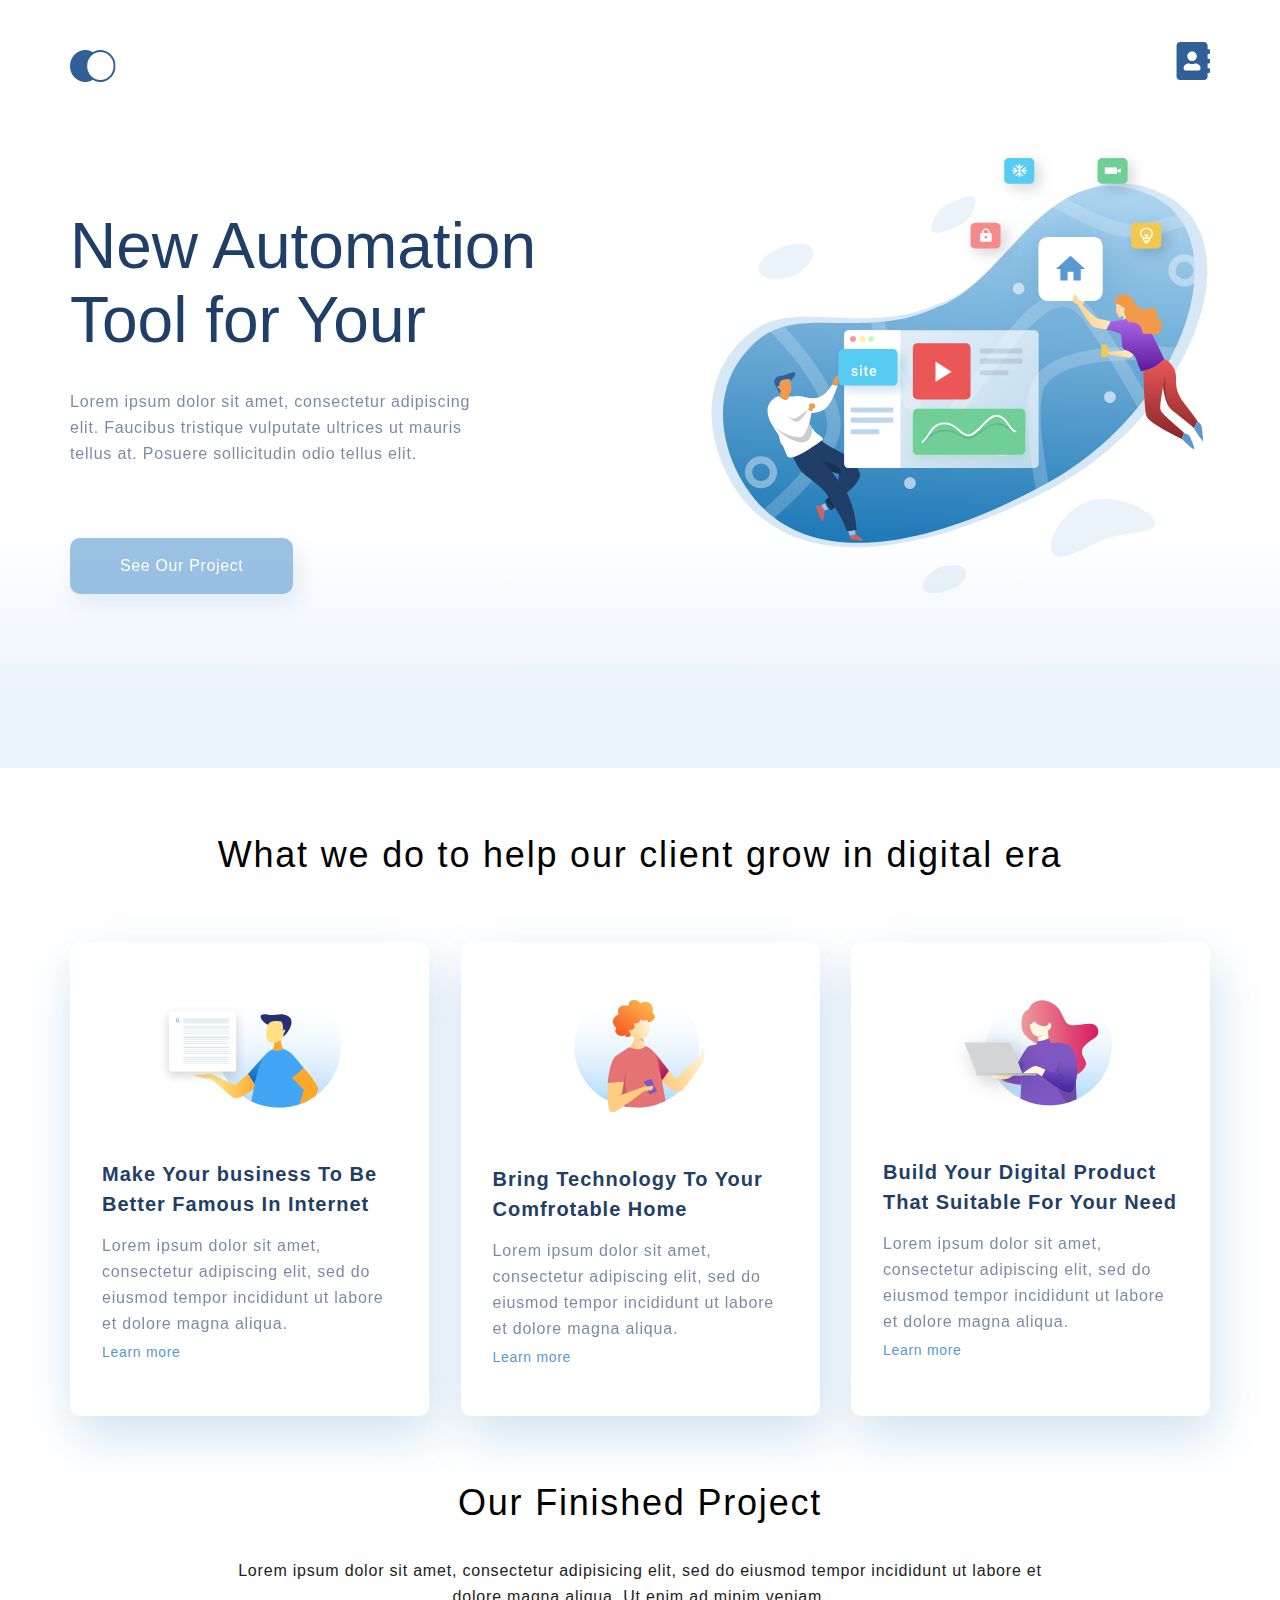
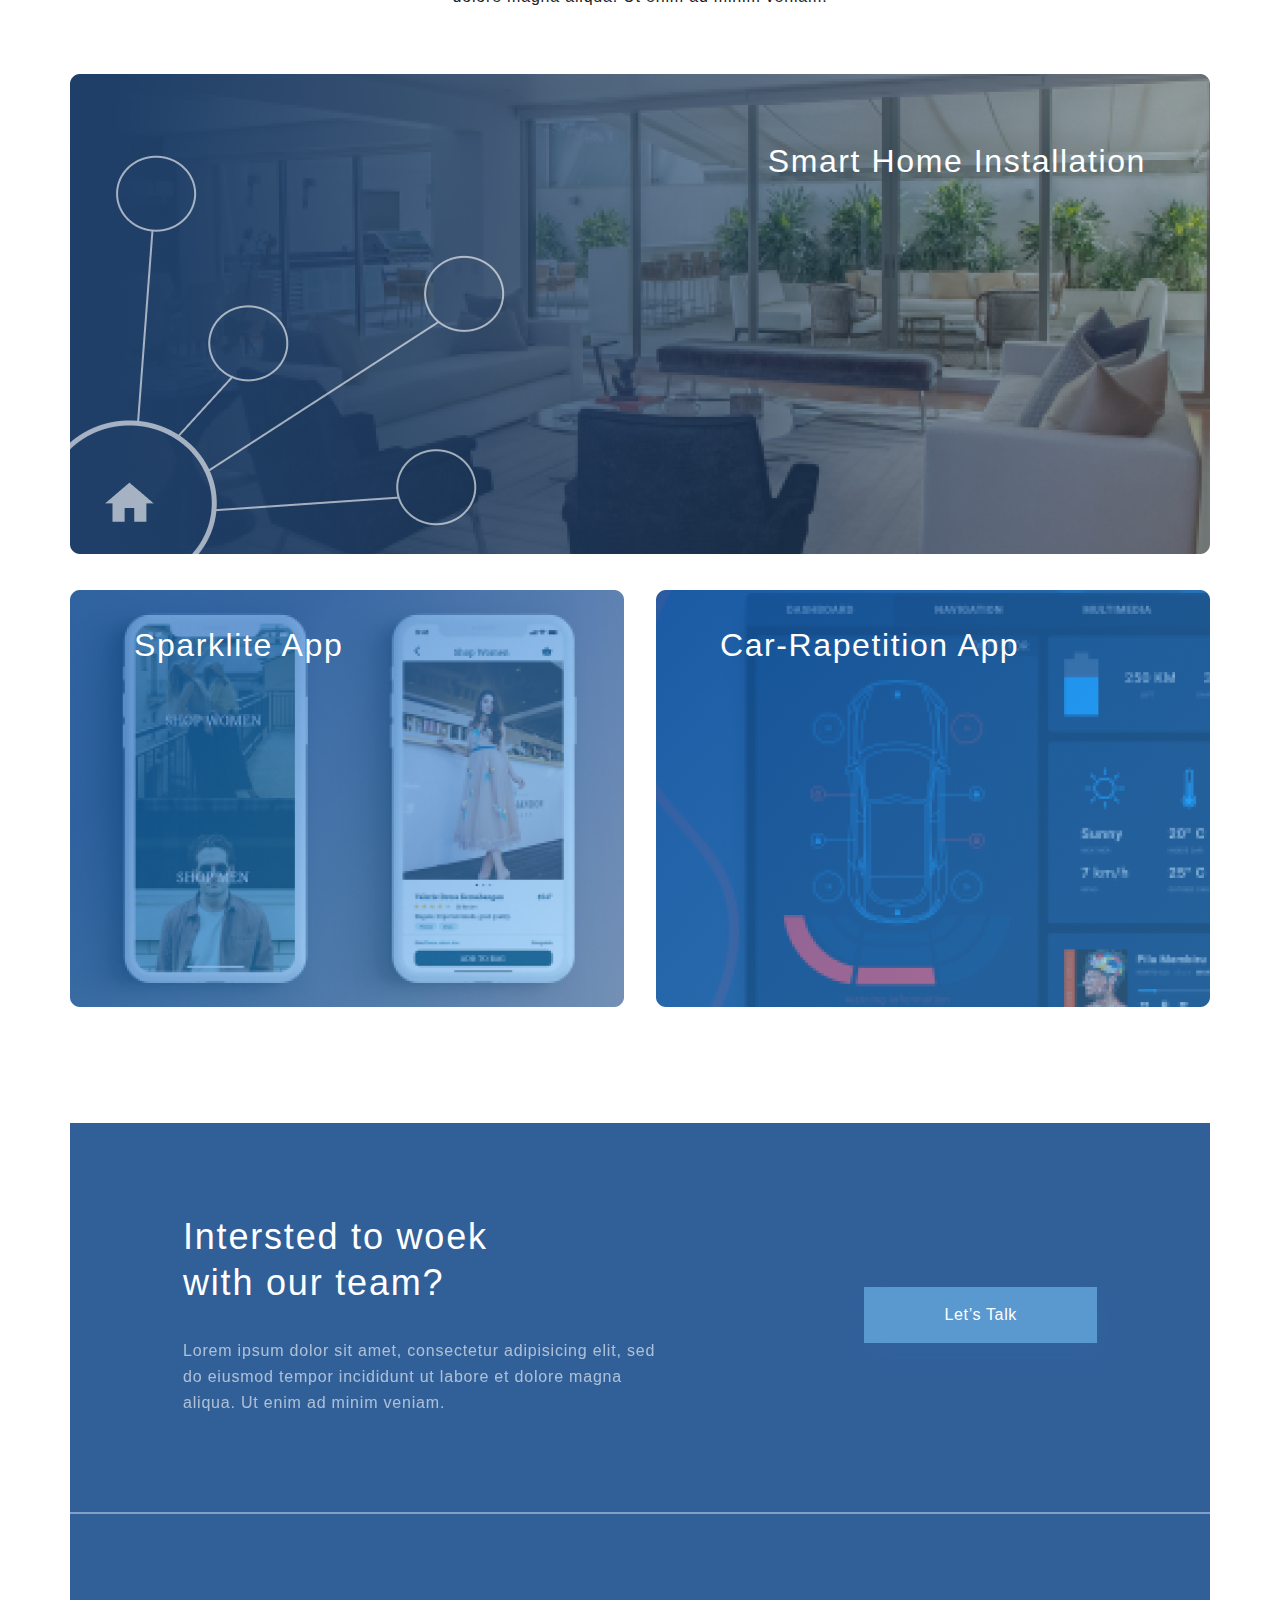
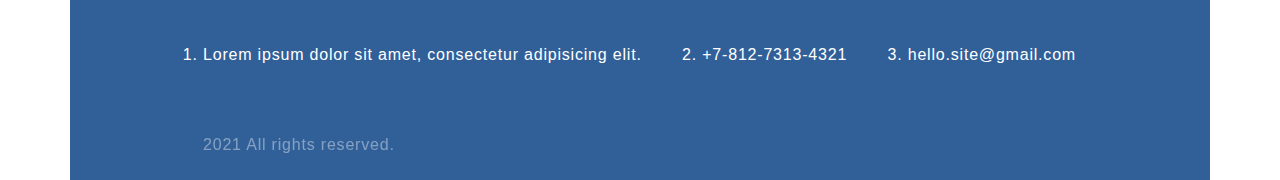
<file: index.html>
<!DOCTYPE html>
<html lang="en">

<head>
    <meta charset="UTF-8">
    <meta http-equiv="X-UA-Compatible" content="IE=edge">
    <meta name="viewport" content="width=device-width, initial-scale=1.0">
    <title>Document</title>
    <link rel="stylesheet" href="style1.css">
</head>

<body>

    <div class="top">
        <div class="container top-box">
            <ul class="header">
                <li><a href="index.html"><img src="img/logo.svg" alt="logo"></a></li>
                <li><a href="contacts.html"><img src="img/Contact.svg" alt="contact"></a></li>
            </ul>

            <div class="top__info">
                <div class="top__heading">
                    <h1 class="top__heading">New Automation Tool for Your </h1>
                </div>
                <div class="top__info1 text">
                    <p>Lorem ipsum dolor sit amet, consectetur adipiscing elit. Faucibus tristique vulputate
                        ultrices ut mauris tellus at. Posuere sollicitudin odio tellus elit.</p>
                    <a href="#" class="top__button">See Our Project</a>
                </div>
            </div>
        </div>
    </div>
    <div class="what_we_do container">
        <h3 class="heading">What we do to help our client grow in digital era</h3>
        <div class="card__box">
            <div class="card">
                <img class="card__img" src="img/card1.svg" alt="card1">
                <h4 class="heading-mini">Make Your business To Be Better Famous In Internet</h4>
                <p class="text">Lorem ipsum dolor sit amet, consectetur adipiscing elit, sed do eiusmod tempor
                    incididunt ut labore et dolore magna aliqua. </p>
                <a class="card__link" href="#">Learn more</a>

            </div>
            <div class="card">
                <img class="card__img" src="img/card2.svg" alt="card2">
                <h4 class="heading-mini">Bring Technology To Your
                    Comfrotable Home</h4>
                <p class="text">Lorem ipsum dolor sit amet, consectetur adipiscing elit, sed do eiusmod tempor
                    incididunt ut labore et dolore magna aliqua.
                </p>
                <a class="card__link" href="#">Learn more</a>
            </div>
            <div class="card">
                <img class="card__img" src="img/card3.svg" alt="card3">
                <h4 class="heading-mini">Build Your Digital Product
                    That Suitable For Your Need</h4>
                <p class="text">Lorem ipsum dolor sit amet, consectetur adipiscing elit, sed do eiusmod tempor
                    incididunt ut labore et dolore magna aliqua.
                </p>
                <a class="card__link" href="#">Learn more</a>
            </div>
        </div>
    </div>

    <div class="project container">
        <h3 class="heading">Our Finished Project</h3>
        <p class="text text__project">Lorem ipsum dolor sit amet, consectetur adipisicing elit, sed do eiusmod tempor
            incididunt ut labore et dolore magna aliqua. Ut enim ad minim veniam.
        </p>
        <div class="project__item">
            <img class="project-img" src="img/project1.png" alt="photo1">
            <p class="project__text">Smart Home Installation</p>
        </div>
        <div class="project-parent">
            <div class="project__item project__item_margin">
                <img class="project-img" src="img/project2.png" alt="photo2">
                <p class="project__text1">Sparklite App</p>
            </div>
            <div class="project__item">
                <img class="project-img" src="img/project3.png" alt="photo3">
                <p class="project__text1">Car-Rapetition App</p>
            </div>

        </div>

    </div>

    <div class="footer container">

        <div class="container">

            <div class="last_page_wrapper">
                <div class="last_page_content1">
                    <h3 class="lpstyle_h3">Intersted to woek
                        with our team?</h3>
                    <p class="text__footer"> Lorem ipsum dolor sit amet, consectetur adipisicing elit, sed do eiusmod
                        tempor
                        incididunt ut labore et dolore magna aliqua. Ut enim ad minim veniam.</p>

                </div>
                <a href="#" class="top__button footer__button">Let’s Talk</a>
            </div>

            <hr class="hr__footer">
            <div class="last_page_frame">
                <ol class="last_page_list">
                    <li class="last_page_text">Lorem ipsum dolor sit amet, consectetur adipisicing elit.</li>
                    <li class="last_page_text text1">+7-812-7313-4321</li>
                    <li class="last_page_text text2">hello.site@gmail.com</li>
                </ol>


                <p class="all_rights">2021 All rights reserved.</p>

            </div>

        </div>
    </div>

</body>

</html>
</file>
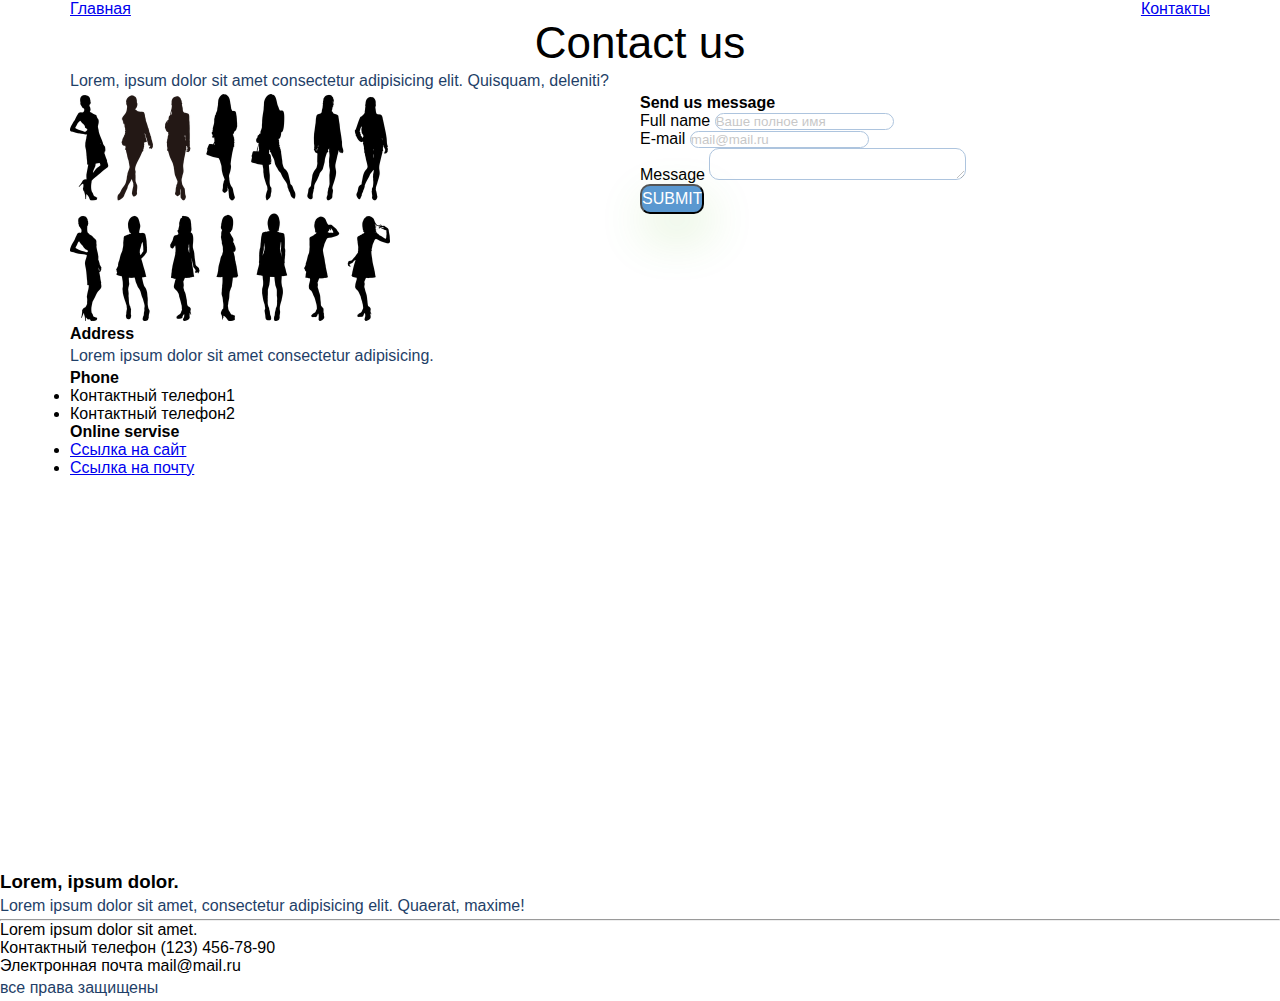
<file: contacts1.html>
<!DOCTYPE html>
<html lang="en">

<head>
    <meta charset="UTF-8">
    <meta http-equiv="X-UA-Compatible" content="IE=edge">
    <meta name="viewport" content="width=device-width, initial-scale=1.0">
    <title>Document</title>
    <link rel="stylesheet" href="style1.css">
</head>

<body>
    <div class="menu container">
        <a href="index.html">Главная</a>
        <a href="contacts.html">Контакты</a>
    </div>
    <div class="menu__info container">
        <h2 class="style_h2">Contact us</h2>
        <p>Lorem, ipsum dolor sit amet consectetur adipisicing elit. Quisquam, deleniti?</p>
    </div>
    <div class="cont_and_feedback container">
        <div class="contacts2">
            <div class="picture">
                <img src="img/women-silhouettes-gcac9973f8_640.png" alt="Women">
            </div>
            <h4 class="style_h4">Address</h4>
            <p>Lorem ipsum dolor sit amet consectetur adipisicing.</p>
            <h4 class="style_h4">Phone</h4>
            <ul>
                <li>Контактный телефон1</li>
                <li>Контактный телефон2</li>
            </ul>
            <h4 class="style_h4">Online servise</h4>
            <ul>
                <li><a href="https://www.artlebedev.ru/typograf/" target="blank">Ссылка на сайт</a></li>
                <li><a href="mailto: ivanov@mail.ru">Ссылка на почту</a></li>
            </ul>
        </div>
        <div class="feedback">
            <h4 class="style_h4">Send us message</h4>
            Full name <input class="frm" type="text" placeholder="Ваше полное имя"> <br>
            E-mail <input class="frm" type="email" placeholder="mail@mail.ru"> <br>
            Message <textarea class="frm" name="" id="" cols="30" rows="2"></textarea> <br>
            <input class="frm1" type="submit"> <br>
        </div>
    </div>
    <div class="maps">
        <iframe
            src="https://yandex.ru/map-widget/v1/?um=constructor%3A8dd2f11db2dfe55d5e6b41c021536a2435d807c30f3a5332b2fa1ff22e887b94&amp;source=constructor"
            frameborder="0"></iframe>
    </div>
    <div class="podval">
        <div class="menuline">
            <div class="interwork">
                <h3 class="style_h3">Lorem, ipsum dolor.</h3>
                <p>Lorem ipsum dolor sit amet, consectetur adipisicing elit. Quaerat, maxime!</p>
            </div>
        </div>
    </div>
    <hr>
    <div class="contactspodval">
        <ul>
            <li>Lorem ipsum dolor sit amet.</li>
            <li>Контактный телефон (123) 456-78-90</li>
            <li>Электронная почта mail@mail.ru</li>
        </ul>
        <div class="allrights">
            <p>все права защищены</p>
        </div>
    </div>

</body>

</html>
</file>
<file: style1.css>
* {
    margin: 0;
    padding: 0;
}

.container {
    max-width: 1140px;
    margin: 0 auto;
}

body {
    font-family: sans-serif;
}

.top {
    min-height: 768px;
    background: linear-gradient(0deg, #EBF3FB 8.84%, rgba(152, 195, 232, 0) 31.12%);
}

.top__heading {
    width: 510px;
    font-size: 64px;
    font-weight: 300;
    color: #1F3F68;
    line-height: 74px;
    letter-spacing: 4%;
    margin-bottom: 32px;

}

.top-box {
    display: flex;
    flex-direction: column;
    height: 100%;
}

.top__info {
    padding-top: 115px;
    flex-grow: 1;
    background-image: url(img/topback.svg);
    background-repeat: no-repeat;
    background-position: right bottom;
    background-size: 44%;
}

.top__info1 {
    width: 425px;
}


.header {
    display: flex;
    justify-content: space-between;
    list-style-type: none;
    padding-top: 42px;
}


.text {
    font-size: 16px;
    line-height: 26px;
    color: #1F3F68;
    letter-spacing: 0.05em;
    opacity: 0.6;
}

.text__footer {
    font-size: 16px;
    line-height: 26px;
    letter-spacing: 0.05em;
    color: #FFFFFF;
    opacity: 0.6;
    margin-top: 32px;
}

.text__project {
    width: 75%;
    margin: 32px auto 64px;
    letter-spacing: 0.05em;
    color: #222222;
    opacity: 1;
    text-align: center;
}

.top__button {
    font-size: 16px;
    line-height: 26px;
    text-align: center;
    letter-spacing: 0.04em;
    color: #FFFFFF;
    background: #5A98D0;
    box-shadow: 5px 10px 20px rgba(53, 110, 173, 0.2);
    border-radius: 10px;
    padding: 15px 50px;
    text-decoration: none;
    display: inline-block;
    margin-top: 71px;
}

p {
    font-size: 16px;
    line-height: 26px;
    color: #1F3F68;
}

h1 {
    font-size: 64px;
    color: #1F3F68;
}

.style_h2 {
    font-weight: 500;
    font-size: 44px;
    text-align: center;
}

.heading {
    font-size: 36px;
    text-align: center;
    font-weight: 300;
    line-height: 46px;
    letter-spacing: 0.05em;
    color: #000000;
}

.what_we_do {
    padding-top: 64px;
}

/* .project {
    width: auto;
    height: fit-content;
    margin: 20px 0;
    padding: 20px 50px;
} */

.project-img {
    width: 100%;

}

.project__item {
    position: relative;
    flex-grow: 1;

}

.project__text {
    font-size: 32px;
    line-height: 46px;
    text-align: right;
    letter-spacing: 0.05em;
    color: #FFFFFF;
    position: absolute;
    top: 64px;
    right: 64px;
}

.project__text1 {
    font-size: 32px;
    line-height: 46px;
    text-align: right;
    letter-spacing: 0.05em;
    color: #FFFFFF;
    position: absolute;
    top: 32px;
    left: 64px;
}

.project-parent {
    display: flex;
    justify-content: space-between;
    margin-top: 32px;
}

.project__item_margin {
    margin-right: 32px;
}



.lpstyle_h3 {
    width: 340px;
    line-height: 46px;
    letter-spacing: 0.05em;
    color: #FFFFFF;
    font-size: 36px;
    font-weight: 400;

}

.last_page_content1 p {
    width: 495px;
}



.card {
    width: 359px;
    padding: 44px 32px;
    box-sizing: border-box;
    background: #FFFFFF;
    box-shadow: 5px 20px 50px rgba(16, 112, 177, 0.2);
    border-radius: 10px;
    display: flex;
    flex-direction: column;

}

.card__img {
    align-self: center;
    margin-bottom: 51px;
}

.card__box {
    display: flex;
    justify-content: space-between;
    padding-top: 64px;
    padding-bottom: 64px;
}





.heading-mini {
    font-size: 20px;
    line-height: 30px;
    color: #1F3F68;
    letter-spacing: 0.05em;
    margin-bottom: 14px;
}

.card__link {
    font-size: 14px;
    line-height: 30px;
    letter-spacing: 0.05em;
    color: #5A98D0;
    text-decoration: none;
}

.menu {
    display: flex;
    justify-content: space-between;
}

.frm {
    border: 1px solid #356EAD;
    box-sizing: border-box;
    border-radius: 10px;
    opacity: 0.4;
}

.frm1 {
    background: #5A98D0;
    box-shadow: 5px 20px 50px rgba(70, 177, 16, 0.2);
    border-radius: 10px;
    font-weight: 500;
    font-size: 16px;
    line-height: 26px;
    text-align: center;
    color: #FFFFFF;
    text-transform: uppercase;
}

.cont_and_feedback {
    display: flex;

}

.contacts2,
feedback {
    width: 50%;
    height: fit-content;
}

.maps iframe {
    width: 100%;
    height: 350px;
    padding: 20px 0;
}

.footer__button {
    border-radius: 0;
    margin: 0;
    padding: 15px 80px;
    /* margin-top: 71px; */
}

.footer {
    height: 657px;
    background: #316099;
    /* box-sizing: border-box;
    padding: 91px 113px; */
    margin-top: 112px;
}

.last_page_wrapper {
    display: flex;
    align-items: center;
    justify-content: space-between;
    padding-top: 91px;
    padding-bottom: 96px;
    padding-left: 113px;
    padding-right: 113px;

}

.hr__footer {
    opacity: 0.4;
    border: 1px solid #FFFFFF;

}

.last_page_list {
    display: flex;
    justify-content: space-between;


}

.last_page_frame {
    padding-left: 133px;
    padding-right: 134px;
}

/* .last_page_list li {
    flex-basis: 226px; */



/* .last_page_frame ol {
    display: flex;
    justify-content: space-between;
    padding: 20px 0;
} */



.last_page_text {
    font-weight: 400;
    font-size: 16px;
    line-height: 26px;
    letter-spacing: 0.05em;
    color: #FFFFFF;
    padding-top: 64px;
}

.last_page_list {
    font-weight: 400;
    font-size: 16px;
    line-height: 26px;
    letter-spacing: 0.05em;
    color: #FFFFFF;
    padding-top: 64px;
}


.all_rights {
    letter-spacing: 0.05em;
    color: #FFFFFF;
    opacity: 0.4;
    padding-top: 64px;


}

/* .last_page_text {
    max-width: 33%;
} */


.last_page_text text1 {
    width: 33%;

}

.last_page_text text2 {
    width: 33%;

}

@media (max-width: 1024px) {
    .container {
        padding-left: 32px;
        padding-right: 32px;

    }

    .top-info {
        background-position: right 280px;
    }

    .card__box {
        flex-direction: column;
        align-items: center;

    }

    .card {
        margin-bottom: 32px;

    }

    .last_page_wrapper {
        padding-top: 47px;
        padding-bottom: 64px;
        padding-left: 124px;
        padding-right: 124px;

    }

    .footer__button {
        border-radius: 0;
        margin: 0;
        padding: 3px 28px;

    }

    .last_page_content1 p {
        width: 100%;
    }

    .last_page_content1 {
        width: 60%;
    }

    .last_page_list {
        flex-direction: column;
        display: flex;


    }

    .last_page_text {
        padding-top: 0;
    }

    .last_page_text text1 {
        /* padding-top: 25px; */
        width: 100%;

    }

    .last_page_text text2 {
        padding-top: 25px;
        width: 100%;

    }

    .all_rights {
        padding-bottom: 64px;

    }



}

@media (max-width: 667px) {
    .header {
        padding-top: 24px;
    }

    .heading {
        font-size: 24px;
        line-height: 28px;
        text-align: center;

    }

    .what_we_do {
        padding-top: 48px;
    }

    .top {
        min-height: 376px;
        padding-bottom: 41px;
        box-sizing: border-box;
    }

    .top__info {
        padding-top: 36px;
        display: flex;
        flex-direction: column;
        align-items: center;
        background-image: none;
    }

    .top__heading {
        font-size: 32px;
        line-height: 38px;
        margin-bottom: 12px;
        width: 100%;
        text-align: center;
    }

    .top__info1 {
        width: 100%;
        text-align: center;

    }

    .top__button {
        font-size: 12px;
        line-height: 26px;
        padding: 0 8px;

    }

    .card__box {
        padding-top: 32px;

    }

    .card {
        width: 100%;

    }

    .text__project {
        width: 100%;
    }

    .project__text {
        font-size: 16px;
        line-height: 19px;
        top: 16px;
        right: 16px;

    }

    .project__text1 {
        left: 16px;
        font-size: 16px;
        line-height: 19px;

    }

    .project-parent {
        flex-direction: column;
        margin-top: 16px;

    }

    .project__item_margin {
        margin-right: 0;
        margin-bottom: 16px;


    }

    .lpstyle_h3 {
        font-size: 24px;
        line-height: 28px;
        text-align: center;
        width: 97%;
        padding-top: 18px;

    }

    .footer {
        display: flex;
        flex-direction: column;
        align-items: center;

    }

    .container {
        padding-left: 16px;
        padding-right: 16px;


    }

    .last_page_wrapper {
        display: flex;
        align-items: center;
        flex-direction: column;
        padding-top: 18px;
        padding-bottom: 32px;
        padding-left: 16px;
        padding-right: 16px;

    }

    .hr__footer {
        width: 100%;
    }

    .last_page_frame {
        padding-left: 15px;
        padding-right: 15px;
    }

    .last_page_content1 {
        width: 95%;
    }

    .text__footer {
        text-align: center;
        padding-bottom: 40px;
    }

    .footer__button {
        border-radius: 0;
        margin: 0;
        padding: 3px 28px;

    }

    .last_page_list {

        padding-top: 32px;
    }

    .all_rights {
        text-align: center;
    }
}
</file>
